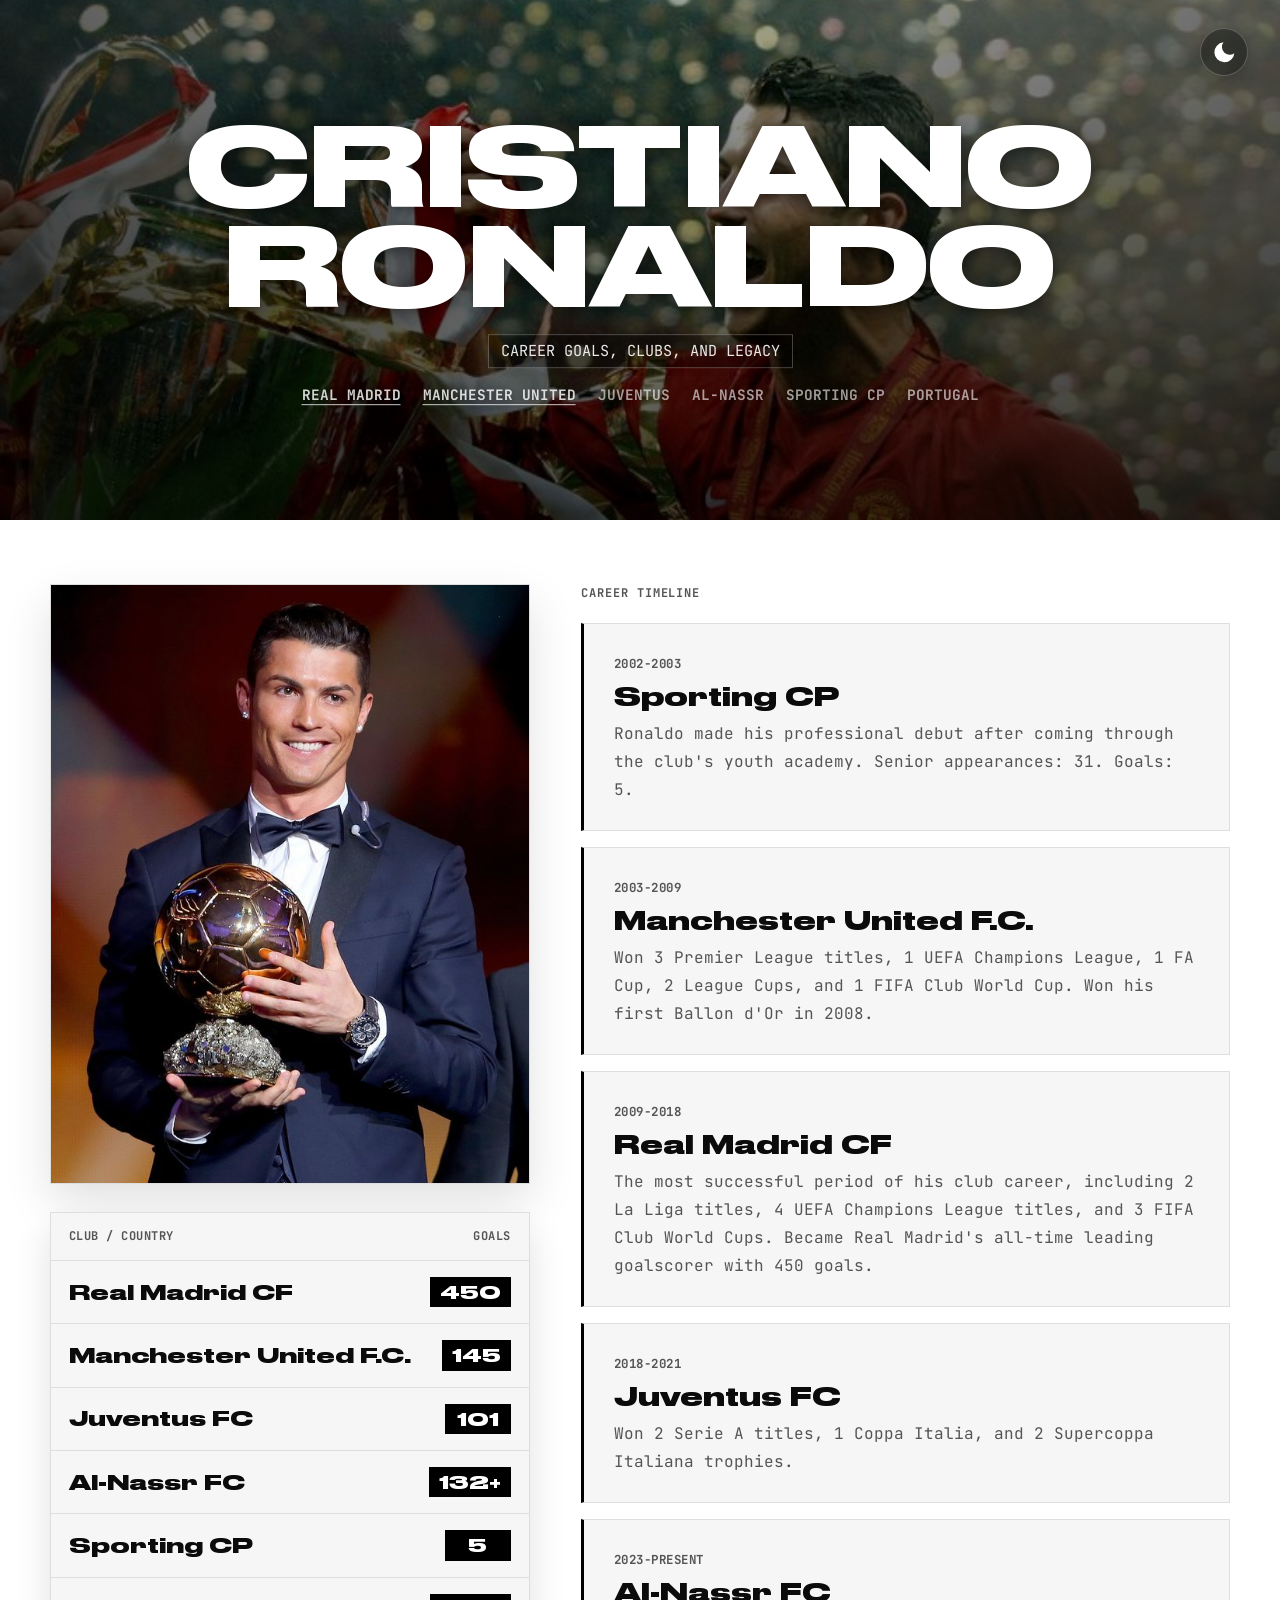
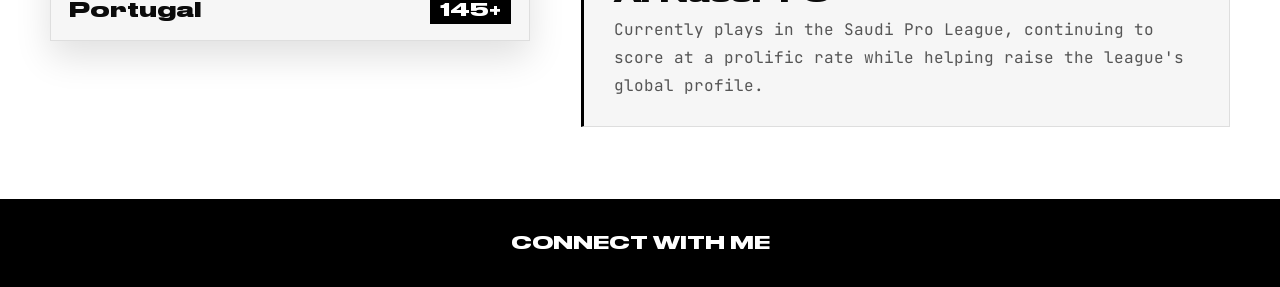
<file: index.html>
<!DOCTYPE html>
<html lang="en">
    <head>
        <meta charset="utf-8">
        <meta http-equiv="X-UA-Compatible" content="IE=edge">
        <title>Cristiano Ronaldo</title>
        <meta name="description" content="Cristiano Ronaldo career profile">
        <meta name="viewport" content="width=device-width, initial-scale=1, viewport-fit=cover">
        <link rel="stylesheet" href="style.css">
        <link rel="preconnect" href="https://fonts.googleapis.com">
        <link rel="preconnect" href="https://fonts.gstatic.com" crossorigin>
        <link href="https://fonts.googleapis.com/css2?family=JetBrains+Mono:ital,wght@0,100..800;1,100..800&display=swap" rel="stylesheet">
    </head>
    <body>
       <header class="hero">
        <div class="banner-container">
            <img src="public/rare pic.jpg" alt="Cristiano Ronaldo">
            <button class="theme-toggle" id="themeToggle" aria-label="Toggle dark mode">
                <svg class="sun-icon" viewBox="0 0 24 24" fill="none" stroke="currentColor" stroke-width="2">
                    <circle cx="12" cy="12" r="5"></circle>
                    <line x1="12" y1="1" x2="12" y2="3"></line>
                    <line x1="12" y1="21" x2="12" y2="23"></line>
                    <line x1="4.22" y1="4.22" x2="5.64" y2="5.64"></line>
                    <line x1="18.36" y1="18.36" x2="19.78" y2="19.78"></line>
                    <line x1="1" y1="12" x2="3" y2="12"></line>
                    <line x1="21" y1="12" x2="23" y2="12"></line>
                    <line x1="4.22" y1="19.78" x2="5.64" y2="18.36"></line>
                    <line x1="18.36" y1="5.64" x2="19.78" y2="4.22"></line>
                </svg>
                <svg class="moon-icon" viewBox="0 0 24 24" fill="currentColor">
                    <path d="M21 12.79A9 9 0 1 1 11.21 3 7 7 0 0 0 21 12.79z"></path>
                </svg>
            </button>
        </div>

        <div class="title-container">
            <h1>Cristiano Ronaldo</h1>
            <p>Career goals, clubs, and legacy</p>
            <div class="hero-teams" aria-label="Cristiano Ronaldo clubs and country">
                <a href="real-madrid.html">Real Madrid</a>
                <a href="manchester-united.html">Manchester United</a>
                <span>Juventus</span>
                <span>Al-Nassr</span>
                <span>Sporting CP</span>
                <span>Portugal</span>
            </div>
        </div>
       </header>

        <main class="section-container">
       <section class="information">
        <img src="public/cr7.jpg" alt="Cristiano Ronaldo portrait">

        <div class="abouthim">
            <div class="stats-heading">
                <span>Club / Country</span>
                <span>Goals</span>
            </div>
            <div class="stat-row">
                <h3>Real Madrid CF</h3>
                <span class="goals">450</span>
            </div>
            <div class="stat-row">
                <h3>Manchester United F.C.</h3>
                <span class="goals">145</span>
            </div>
            <div class="stat-row">
                <h3>Juventus FC</h3>
                <span class="goals">101</span>
            </div>
            <div class="stat-row">
                <h3>Al-Nassr FC</h3>
                <span class="goals">132+</span>
            </div>
            <div class="stat-row">
                <h3>Sporting CP</h3>
                <span class="goals">5</span>
            </div>
            <div class="stat-row">
                <h3>Portugal</h3>
                <span class="goals">145+</span>
            </div>
        </div>
        </section>

       <section class="menu">
            <p class="menu-heading">Career timeline</p>

            <article class="career-item">
                <span class="years">2002-2003</span>
                <h2>Sporting CP</h2>
                <p>Ronaldo made his professional debut after coming through the club's youth academy. Senior appearances: 31. Goals: 5.</p>
            </article>

            <article class="career-item">
                <span class="years">2003-2009</span>
                <h2>Manchester United F.C.</h2>
                <p>Won 3 Premier League titles, 1 UEFA Champions League, 1 FA Cup, 2 League Cups, and 1 FIFA Club World Cup. Won his first Ballon d'Or in 2008.</p>
            </article>

            <article class="career-item">
                <span class="years">2009-2018</span>
                <h2>Real Madrid CF</h2>
                <p>The most successful period of his club career, including 2 La Liga titles, 4 UEFA Champions League titles, and 3 FIFA Club World Cups. Became Real Madrid's all-time leading goalscorer with 450 goals.</p>
            </article>

            <article class="career-item">
                <span class="years">2018-2021</span>
                <h2>Juventus FC</h2>
                <p>Won 2 Serie A titles, 1 Coppa Italia, and 2 Supercoppa Italiana trophies.</p>
            </article>

            <article class="career-item">
                <span class="years">2023-Present</span>
                <h2>Al-Nassr FC</h2>
                <p>Currently plays in the Saudi Pro League, continuing to score at a prolific rate while helping raise the league's global profile.</p>
            </article>
       </section>
        </main>

        <footer class="site-footer">
            <a href="https://sarthik-linktree.netlify.app/" target="_blank" rel="noopener noreferrer">connect with me</a>
        </footer>

        <script src="script.js"></script>
   </body>
</html>
</file>
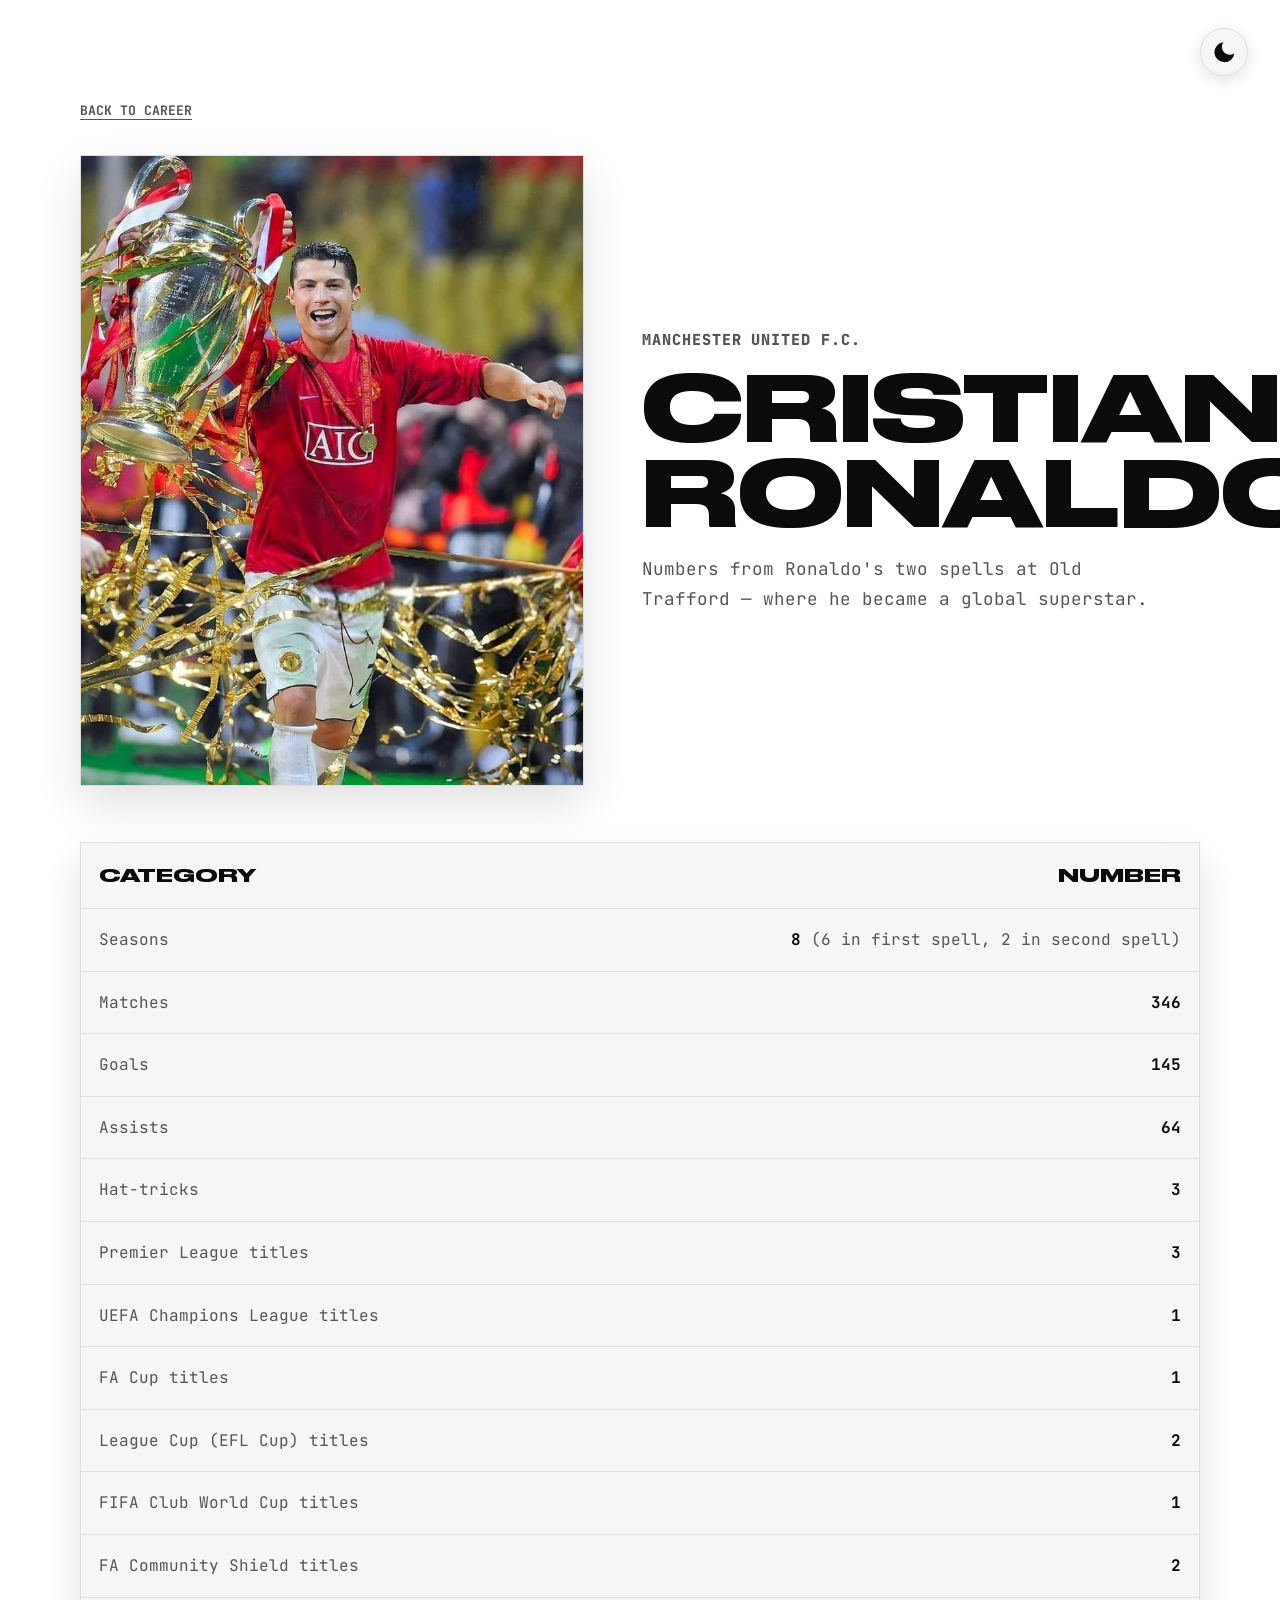
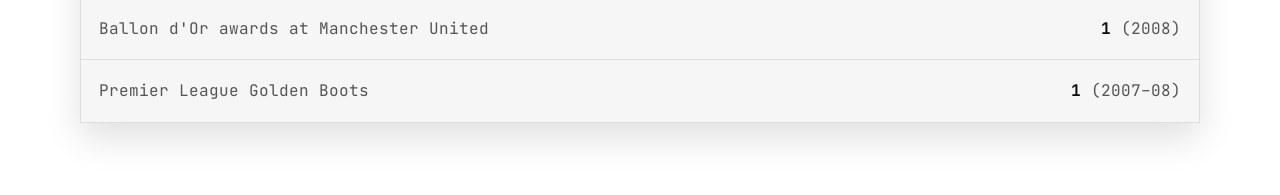
<file: manchester-united.html>
<!DOCTYPE html>
<html lang="en">
    <head>
        <meta charset="utf-8">
        <meta http-equiv="X-UA-Compatible" content="IE=edge">
        <title>Cristiano Ronaldo at Manchester United</title>
        <meta name="description" content="Cristiano Ronaldo Manchester United career statistics">
        <meta name="viewport" content="width=device-width, initial-scale=1, viewport-fit=cover">
        <link rel="stylesheet" href="real-madrid.css">
        <link rel="preconnect" href="https://fonts.googleapis.com">
        <link rel="preconnect" href="https://fonts.gstatic.com" crossorigin>
        <link href="https://fonts.googleapis.com/css2?family=JetBrains+Mono:ital,wght@0,100..800;1,100..800&display=swap" rel="stylesheet">
    </head>
    <body>
        <button class="theme-toggle" id="themeToggle" aria-label="Toggle dark mode">
            <svg class="sun-icon" viewBox="0 0 24 24" fill="none" stroke="currentColor" stroke-width="2">
                <circle cx="12" cy="12" r="5"></circle>
                <line x1="12" y1="1" x2="12" y2="3"></line>
                <line x1="12" y1="21" x2="12" y2="23"></line>
                <line x1="4.22" y1="4.22" x2="5.64" y2="5.64"></line>
                <line x1="18.36" y1="18.36" x2="19.78" y2="19.78"></line>
                <line x1="1" y1="12" x2="3" y2="12"></line>
                <line x1="21" y1="12" x2="23" y2="12"></line>
                <line x1="4.22" y1="19.78" x2="5.64" y2="18.36"></line>
                <line x1="18.36" y1="5.64" x2="19.78" y2="4.22"></line>
            </svg>
            <svg class="moon-icon" viewBox="0 0 24 24" fill="currentColor">
                <path d="M21 12.79A9 9 0 1 1 11.21 3 7 7 0 0 0 21 12.79z"></path>
            </svg>
        </button>

        <main class="club-page">
            <a class="back-link" href="index.html">Back to career</a>

            <section class="club-hero">
                <img src="public/manu.jpg" alt="Cristiano Ronaldo at Manchester United">

                <div class="club-summary">
                    <span class="club-kicker">Manchester United F.C.</span>
                    <h1>Cristiano Ronaldo</h1>
                    <p>Numbers from Ronaldo's two spells at Old Trafford — where he became a global superstar.</p>
                </div>
            </section>

            <section class="stats-table-section" aria-label="Cristiano Ronaldo Manchester United statistics">
                <table class="stats-table">
                    <thead>
                        <tr>
                            <th>Category</th>
                            <th>Number</th>
                        </tr>
                    </thead>
                    <tbody>
                        <tr>
                            <td>Seasons</td>
                            <td><strong>8</strong> (6 in first spell, 2 in second spell)</td>
                        </tr>
                        <tr>
                            <td>Matches</td>
                            <td><strong>346</strong></td>
                        </tr>
                        <tr>
                            <td>Goals</td>
                            <td><strong>145</strong></td>
                        </tr>
                        <tr>
                            <td>Assists</td>
                            <td><strong>64</strong></td>
                        </tr>
                        <tr>
                            <td>Hat-tricks</td>
                            <td><strong>3</strong></td>
                        </tr>
                        <tr>
                            <td>Premier League titles</td>
                            <td><strong>3</strong></td>
                        </tr>
                        <tr>
                            <td>UEFA Champions League titles</td>
                            <td><strong>1</strong></td>
                        </tr>
                        <tr>
                            <td>FA Cup titles</td>
                            <td><strong>1</strong></td>
                        </tr>
                        <tr>
                            <td>League Cup (EFL Cup) titles</td>
                            <td><strong>2</strong></td>
                        </tr>
                        <tr>
                            <td>FIFA Club World Cup titles</td>
                            <td><strong>1</strong></td>
                        </tr>
                        <tr>
                            <td>FA Community Shield titles</td>
                            <td><strong>2</strong></td>
                        </tr>
                        <tr>
                            <td>Ballon d'Or awards at Manchester United</td>
                            <td><strong>1</strong> (2008)</td>
                        </tr>
                        <tr>
                            <td>Premier League Golden Boots</td>
                            <td><strong>1</strong> (2007–08)</td>
                        </tr>
                    </tbody>
                </table>
            </section>
        </main>

        <script src="script.js"></script>
   </body>
</html>
</file>
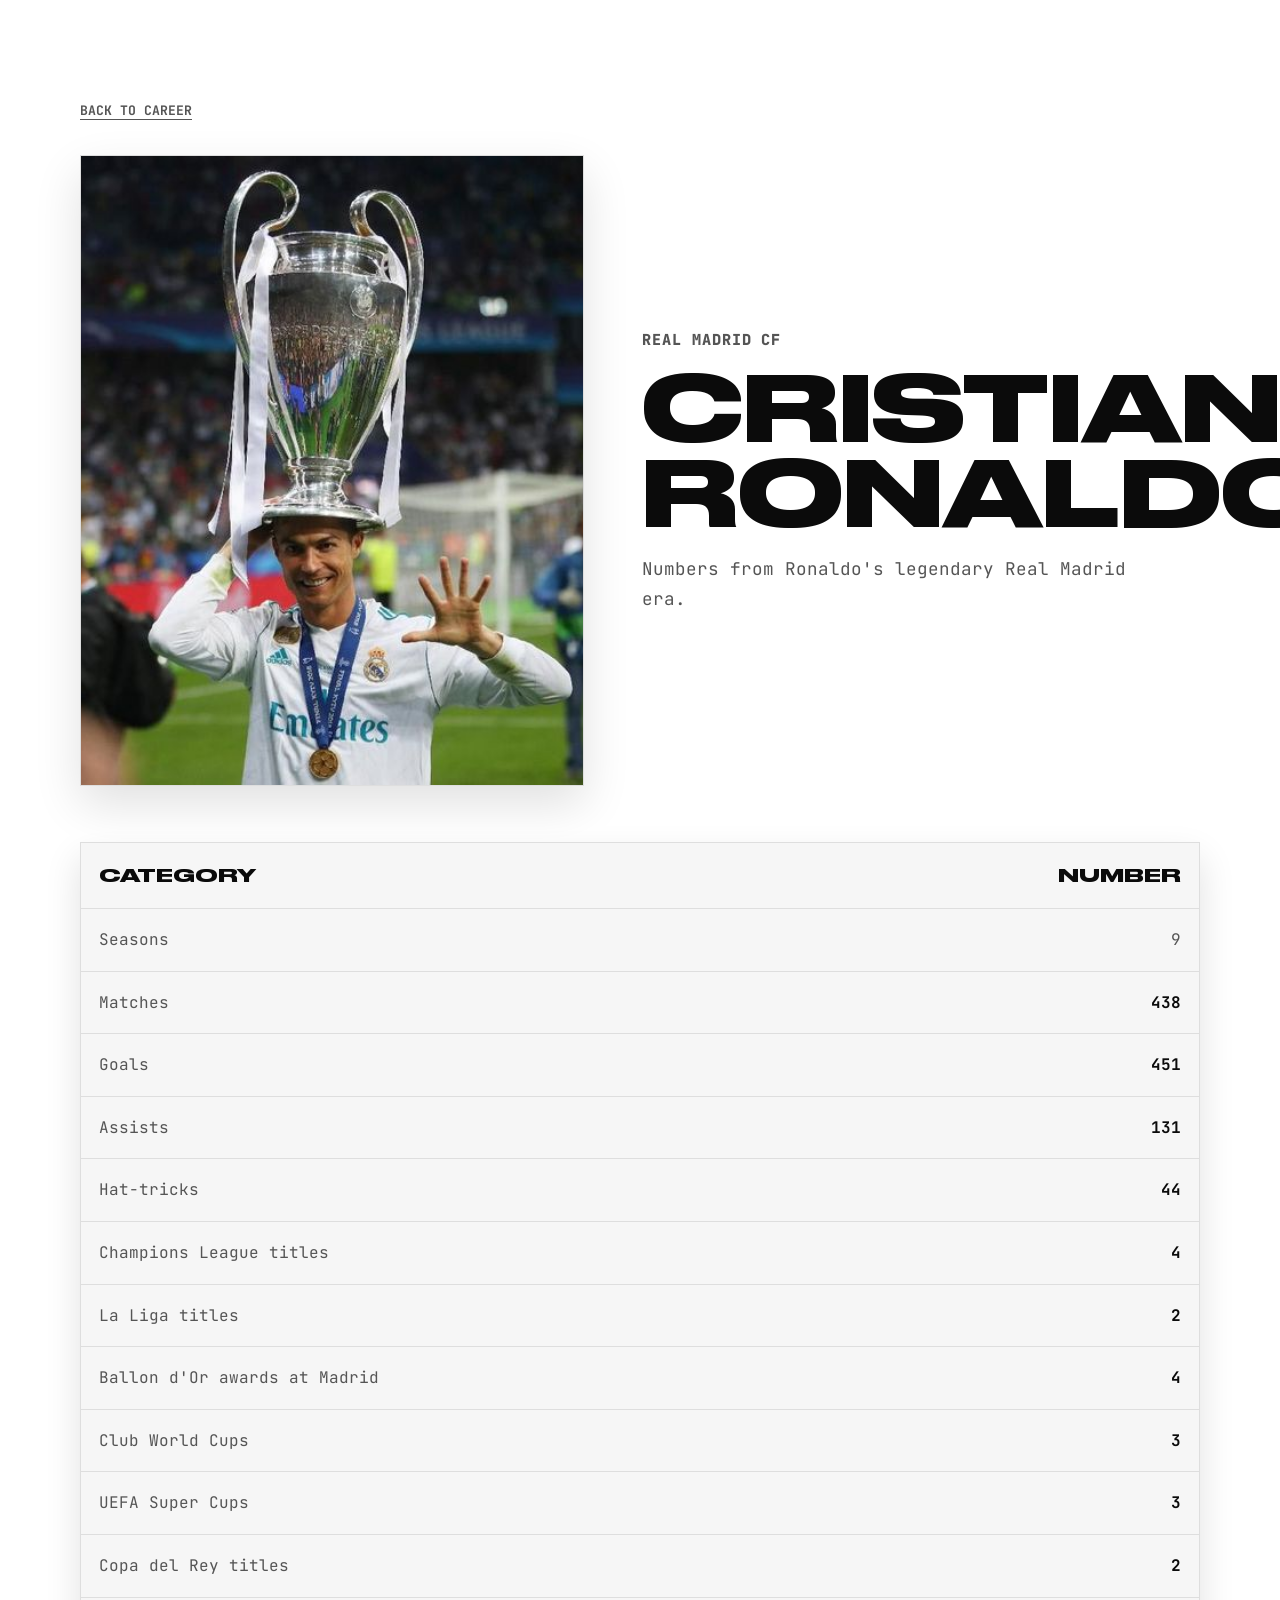
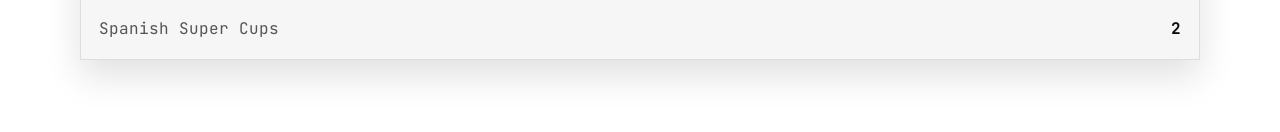
<file: real-madrid.html>
<!DOCTYPE html>
<html lang="en">
    <head>
        <meta charset="utf-8">
        <meta http-equiv="X-UA-Compatible" content="IE=edge">
        <title>Cristiano Ronaldo at Real Madrid</title>
        <meta name="description" content="Cristiano Ronaldo Real Madrid career statistics">
        <meta name="viewport" content="width=device-width, initial-scale=1">
        <link rel="stylesheet" href="real-madrid.css">
        <link rel="preconnect" href="https://fonts.googleapis.com">
        <link rel="preconnect" href="https://fonts.gstatic.com" crossorigin>
        <link href="https://fonts.googleapis.com/css2?family=JetBrains+Mono:ital,wght@0,100..800;1,100..800&display=swap" rel="stylesheet">
    </head>
    <body>
        <main class="club-page">
            <a class="back-link" href="index.html">Back to career</a>

            <section class="club-hero">
                <img src="public/suiiiiiiiiiiiiii.jpg" alt="Cristiano Ronaldo at Real Madrid">

                <div class="club-summary">
                    <span class="club-kicker">Real Madrid CF</span>
                    <h1>Cristiano Ronaldo</h1>
                    <p>Numbers from Ronaldo's legendary Real Madrid era.</p>
                </div>
            </section>

            <section class="stats-table-section" aria-label="Cristiano Ronaldo Real Madrid statistics">
                <table class="stats-table">
                    <thead>
                        <tr>
                            <th>Category</th>
                            <th>Number</th>
                        </tr>
                    </thead>
                    <tbody>
                        <tr>
                            <td>Seasons</td>
                            <td>9</td>
                        </tr>
                        <tr>
                            <td>Matches</td>
                            <td><strong>438</strong></td>
                        </tr>
                        <tr>
                            <td>Goals</td>
                            <td><strong>451</strong></td>
                        </tr>
                        <tr>
                            <td>Assists</td>
                            <td><strong>131</strong></td>
                        </tr>
                        <tr>
                            <td>Hat-tricks</td>
                            <td><strong>44</strong></td>
                        </tr>
                        <tr>
                            <td>Champions League titles</td>
                            <td><strong>4</strong></td>
                        </tr>
                        <tr>
                            <td>La Liga titles</td>
                            <td><strong>2</strong></td>
                        </tr>
                        <tr>
                            <td>Ballon d'Or awards at Madrid</td>
                            <td><strong>4</strong></td>
                        </tr>
                        <tr>
                            <td>Club World Cups</td>
                            <td><strong>3</strong></td>
                        </tr>
                        <tr>
                            <td>UEFA Super Cups</td>
                            <td><strong>3</strong></td>
                        </tr>
                        <tr>
                            <td>Copa del Rey titles</td>
                            <td><strong>2</strong></td>
                        </tr>
                        <tr>
                            <td>Spanish Super Cups</td>
                            <td><strong>2</strong></td>
                        </tr>
                    </tbody>
                </table>
            </section>
        </main>

        <script src="script.js"></script>
   </body>
</html>
</file>
<file: style.css>
@import url("base.css");

/* ── Hero banner ── */
.hero {
    width: 100%;
    min-height: clamp(260px, 42vw, 520px);
    position: relative;
    isolation: isolate;
    overflow: hidden;
    background-color: var(--banner-bg);
}

.banner-container {
    position: absolute;
    inset: 0;
    overflow: hidden;
}

.banner-container::after {
    content: "";
    position: absolute;
    inset: 0;
    background:
        linear-gradient(180deg, rgba(0, 0, 0, 0.25), rgba(0, 0, 0, 0.68)),
        linear-gradient(90deg, rgba(0, 0, 0, 0.55), rgba(0, 0, 0, 0.08), rgba(0, 0, 0, 0.45));
}

.banner-container img {
    width: 100%;
    height: 100%;
    display: block;
    object-fit: cover;
    object-position: center 24%;
    filter: saturate(0.9) contrast(1.05);
}

.hero .theme-toggle {
    border-color: rgba(255, 255, 255, 0.22);
    background: rgba(0, 0, 0, 0.38);
    color: #fff;
    box-shadow: 0 4px 16px rgba(0, 0, 0, 0.25);
}

.hero .theme-toggle:hover {
    background-color: rgba(0, 0, 0, 0.6);
    border-color: rgba(255, 255, 255, 0.45);
}

/* ── Hero title overlay ── */
.title-container {
    position: absolute;
    left: 50%;
    top: 50%;
    width: min(920px, calc(100% - var(--page-gutter)));
    transform: translate(-50%, -50%);
    z-index: 5;
    color: var(--banner-text);
    text-align: center;
    text-shadow: 0 3px 18px rgba(0, 0, 0, 0.55);
}

.title-container h1 {
    margin: 0;
    font-family: "MyCustomFont";
    font-size: clamp(2.1rem, 9vw, 6.8rem);
    font-weight: bolder;
    line-height: 0.92;
    letter-spacing: 0;
    text-transform: uppercase;
}

.title-container p {
    width: fit-content;
    max-width: 100%;
    margin: clamp(12px, 2vw, 18px) auto 0;
    padding: 7px 12px;
    border: 1px solid rgba(255, 255, 255, 0.25);
    background: rgba(0, 0, 0, 0.32);
    color: rgba(255, 255, 255, 0.9);
    font-size: clamp(0.72rem, 1.8vw, 0.95rem);
    line-height: 1.2;
    text-transform: uppercase;
    letter-spacing: 0;
}

.hero-teams {
    display: flex;
    justify-content: center;
    align-items: center;
    flex-wrap: wrap;
    gap: 8px clamp(12px, 2vw, 22px);
    margin-top: clamp(12px, 2vw, 18px);
}

.hero-teams span,
.hero-teams a {
    color: rgba(255, 255, 255, 0.82);
    font-size: clamp(0.68rem, 1.7vw, 0.9rem);
    font-weight: 700;
    line-height: 1.2;
    text-transform: uppercase;
    text-shadow: 0 2px 10px rgba(0, 0, 0, 0.5);
    transition: color 0.25s ease, opacity 0.25s ease;
}

.hero-teams span {
    opacity: 0.72;
    cursor: default;
}

.hero-teams a {
    text-decoration: underline;
    text-decoration-thickness: 1px;
    text-underline-offset: 4px;
    cursor: pointer;
}

.hero-teams a:hover {
    color: #fff;
    opacity: 1;
    text-decoration: none;
}

/* ── Main content grid ── */
.section-container {
    width: min(1180px, calc(100% - var(--page-gutter)));
    margin: 0 auto;
    padding: clamp(28px, 5vw, 64px) 0 clamp(36px, 6vw, 72px);
    display: grid;
    grid-template-columns: minmax(280px, 0.85fr) minmax(0, 1.15fr);
    gap: clamp(24px, 4vw, 54px);
    align-items: start;
    animation: fadeInUp 0.65s 0.15s ease both;
}

section {
    min-width: 0;
}

/* ── Sticky info panel ── */
.information {
    position: sticky;
    top: 24px;
    display: flex;
    flex-direction: column;
    gap: clamp(18px, 3vw, 28px);
}

.information img {
    display: block;
    width: 100%;
    max-width: 100%;
    aspect-ratio: 4 / 5;
    object-fit: cover;
    object-position: center top;
    border: 1px solid var(--border-color);
    box-shadow: 0 18px 44px var(--shadow-color);
}

/* ── Goals stats card ── */
.abouthim {
    width: 100%;
    border: 1px solid var(--border-color);
    background-color: var(--bg-secondary);
    box-shadow: 0 16px 34px var(--shadow-color);
    transition: background-color 0.3s ease, border-color 0.3s ease;
}

.stats-heading,
.stat-row {
    display: grid;
    grid-template-columns: minmax(0, 1fr) auto;
    align-items: center;
    gap: 18px;
}

.stats-heading {
    padding: 14px 18px;
    border-bottom: 1px solid var(--border-color);
    color: var(--text-secondary);
    font-size: 0.75rem;
    font-weight: 700;
    text-transform: uppercase;
    letter-spacing: 0.04em;
}

.stats-heading span:last-child {
    text-align: right;
}

.stat-row {
    padding: 16px 18px;
    border-bottom: 1px solid var(--border-color);
}

.stat-row:last-child {
    border-bottom: none;
}

.stat-row h3 {
    margin: 0;
    color: var(--text-primary);
    font-family: "MyCustomFont";
    font-size: clamp(0.9rem, 2.1vw, 1.25rem);
    font-weight: bolder;
    line-height: 1.15;
}

.goals {
    min-width: 66px;
    padding: 6px 10px;
    background-color: var(--banner-bg);
    color: var(--banner-text);
    font-family: "MyCustomFont";
    font-size: clamp(0.92rem, 2vw, 1.15rem);
    line-height: 1;
    text-align: center;
    justify-self: end;
}

/* ── Career timeline ── */
.menu {
    display: flex;
    flex-direction: column;
    gap: 16px;
}

.menu-heading {
    margin: 0 0 4px;
    color: var(--text-secondary);
    font-size: 0.75rem;
    font-weight: 700;
    text-transform: uppercase;
    letter-spacing: 0.08em;
}

.career-item {
    position: relative;
    padding: clamp(18px, 3vw, 26px);
    padding-left: clamp(22px, 3vw, 30px);
    border: 1px solid var(--border-color);
    border-left: 3px solid var(--banner-bg);
    background-color: var(--bg-secondary);
    transition: background-color 0.3s ease, border-color 0.3s ease, transform 0.3s ease, box-shadow 0.3s ease;
}

.career-item:hover {
    transform: translateY(-2px);
    box-shadow: 0 12px 28px var(--shadow-color);
}

.years {
    display: inline-block;
    margin-bottom: 10px;
    color: var(--text-secondary);
    font-size: 0.78rem;
    font-weight: 700;
    text-transform: uppercase;
    letter-spacing: 0.04em;
}

.career-item h2 {
    margin: 0 0 10px;
    color: var(--text-primary);
    font-family: "MyCustomFont";
    font-size: clamp(1.1rem, 3vw, 1.55rem);
    line-height: 1.05;
}

.career-item p {
    margin: 0;
    max-width: 68ch;
    color: var(--text-secondary);
    font-size: clamp(0.9rem, 1.6vw, 1rem);
    line-height: 1.75;
}

/* ── Site footer ── */
.site-footer {
    display: flex;
    justify-content: center;
    align-items: center;
    background-color: var(--banner-bg);
    width: 100%;
    padding: clamp(16px, 3vw, 22px);
    padding-bottom: max(clamp(16px, 3vw, 22px), env(safe-area-inset-bottom));
    font-family: "MyCustomFont";
    font-size: clamp(0.9rem, 2vw, 1.1rem);
    font-weight: bolder;
    text-transform: uppercase;
    transition: background-color 0.3s ease;
}

.site-footer:hover {
    background-color: var(--banner-hover);
}

.site-footer a {
    color: var(--banner-text);
    text-decoration: none;
    padding: 8px 12px;
}

/* ── Touch devices: skip hover lift ── */
@media (hover: none) {
    .career-item:hover {
        transform: none;
        box-shadow: none;
    }
}

/* ── Large desktop ── */
@media (min-width: 1400px) {
    .section-container {
        width: min(1240px, calc(100% - 48px));
    }

    .title-container {
        width: min(980px, calc(100% - 48px));
    }
}

/* ── Laptop / small desktop ── */
@media (max-width: 1200px) {
    .section-container {
        width: min(1080px, calc(100% - var(--page-gutter)));
        gap: clamp(20px, 3vw, 40px);
    }
}

/* ── Tablet landscape ── */
@media (max-width: 1024px) {
    .hero {
        min-height: clamp(240px, 48vw, 460px);
    }

    .section-container {
        grid-template-columns: minmax(240px, 0.9fr) minmax(0, 1.1fr);
    }

    .information {
        top: 20px;
    }
}

/* ── Tablet portrait ── */
@media (max-width: 900px) {
    .hero {
        min-height: clamp(240px, 58vw, 420px);
    }

    .section-container {
        grid-template-columns: 1fr;
        width: min(720px, calc(100% - var(--page-gutter)));
        padding-bottom: clamp(28px, 5vw, 48px);
    }

    .information {
        position: static;
        display: grid;
        grid-template-columns: minmax(0, 1fr) minmax(0, 1fr);
        gap: clamp(16px, 3vw, 24px);
        align-items: start;
    }

    .information img {
        aspect-ratio: 3 / 4;
        max-height: none;
    }
}

/* ── Large phone / small tablet ── */
@media (max-width: 768px) {
    .title-container h1 {
        font-size: clamp(2rem, 10vw, 4.5rem);
    }

    .information {
        grid-template-columns: 1fr;
    }

    .information img {
        aspect-ratio: 16 / 10;
        max-height: 380px;
    }
}

/* ── Mobile ── */
@media (max-width: 560px) {
    .hero {
        min-height: clamp(260px, 72vw, 360px);
    }

    .banner-container img {
        object-position: center top;
    }

    .title-container {
        width: calc(100% - 24px);
        top: 52%;
    }

    .title-container h1 {
        font-size: clamp(1.85rem, 11vw, 3.2rem);
        line-height: 0.95;
    }

    .title-container p {
        font-size: 0.68rem;
        padding: 6px 10px;
    }

    .hero-teams {
        gap: 6px 10px;
        margin-top: 10px;
    }

    .hero-teams span,
    .hero-teams a {
        font-size: 0.6rem;
    }

    .section-container {
        width: calc(100% - var(--page-gutter));
        max-width: 520px;
        padding: 20px 0 28px;
        gap: 20px;
    }

    .information img {
        aspect-ratio: 1 / 1;
        max-height: none;
    }

    .stats-heading,
    .stat-row {
        gap: 10px;
    }

    .stats-heading,
    .stat-row,
    .career-item {
        padding: 14px;
    }

    .career-item {
        padding-left: 16px;
    }

    .stat-row h3 {
        font-size: clamp(0.82rem, 3.8vw, 1rem);
    }

    .goals {
        min-width: 52px;
        padding: 5px 8px;
        font-size: 0.88rem;
    }

    .career-item h2 {
        font-size: clamp(1rem, 5vw, 1.35rem);
    }

    .career-item p {
        font-size: 0.88rem;
        line-height: 1.65;
    }
}

/* ── Small mobile ── */
@media (max-width: 380px) {
    .hero {
        min-height: 240px;
    }

    .title-container h1 {
        font-size: clamp(1.55rem, 10.5vw, 2.4rem);
    }

    .hero-teams span,
    .hero-teams a {
        font-size: 0.55rem;
    }

    .stat-row h3,
    .career-item h2 {
        overflow-wrap: anywhere;
    }

    .stats-heading {
        font-size: 0.68rem;
    }
}

/* ── Very small screens ── */
@media (max-width: 320px) {
    .section-container {
        width: calc(100% - 20px);
    }

    .title-container {
        width: calc(100% - 16px);
    }

    .goals {
        min-width: 46px;
        font-size: 0.82rem;
    }
}

/* ── Phone landscape ── */
@media (max-height: 500px) and (orientation: landscape) {
    .hero {
        min-height: 100vh;
        min-height: 100svh;
        max-height: 420px;
    }

    .title-container {
        top: 54%;
    }

    .title-container h1 {
        font-size: clamp(1.6rem, 8vh, 3rem);
    }

    .title-container p,
    .hero-teams {
        display: none;
    }

    .section-container {
        padding-top: 20px;
    }
}
</file>
<file: real-madrid.css>
@import url("base.css");

/* ── Club page layout ── */
.club-page {
    width: min(1120px, calc(100% - var(--page-gutter)));
    margin: 0 auto;
    padding: clamp(72px, 10vw, 96px) 0 clamp(48px, 8vw, 72px);
    animation: fadeInUp 0.6s ease both;
}

.back-link {
    display: inline-block;
    margin-bottom: clamp(18px, 3vw, 30px);
    color: var(--text-secondary);
    font-size: 0.82rem;
    font-weight: 700;
    text-transform: uppercase;
    text-decoration: underline;
    text-underline-offset: 4px;
    transition: color 0.25s ease;
    padding: 4px 0;
}

.back-link:hover {
    color: var(--text-primary);
}

/* ── Club hero section ── */
.club-hero {
    display: grid;
    grid-template-columns: minmax(280px, 0.95fr) minmax(0, 1.05fr);
    gap: clamp(24px, 5vw, 58px);
    align-items: center;
}

.club-hero img {
    width: 100%;
    max-width: 100%;
    aspect-ratio: 4 / 5;
    display: block;
    object-fit: cover;
    object-position: center top;
    border: 1px solid var(--border-color);
    box-shadow: 0 18px 44px var(--shadow-color);
}

.club-kicker {
    display: inline-block;
    margin-bottom: 14px;
    color: var(--text-secondary);
    font-size: clamp(0.78rem, 1.5vw, 0.95rem);
    font-weight: 800;
    text-transform: uppercase;
    letter-spacing: 0.06em;
}

.club-summary h1 {
    margin: 0;
    color: var(--text-primary);
    font-family: "MyCustomFont";
    font-size: clamp(2.2rem, 7vw, 5.6rem);
    line-height: 0.95;
    text-transform: uppercase;
}

.club-summary p {
    max-width: 48ch;
    margin: 18px 0 0;
    color: var(--text-secondary);
    font-size: clamp(0.95rem, 1.8vw, 1.1rem);
    line-height: 1.7;
}

/* ── Stats table ── */
.stats-table-section {
    margin-top: clamp(28px, 5vw, 56px);
    overflow-x: auto;
    -webkit-overflow-scrolling: touch;
    border: 1px solid var(--border-color);
    background-color: var(--bg-secondary);
    box-shadow: 0 16px 34px var(--shadow-color);
    animation: fadeInUp 0.6s 0.2s ease both;
}

.stats-table {
    width: 100%;
    border-collapse: collapse;
    min-width: 480px;
}

.stats-table th,
.stats-table td {
    padding: clamp(13px, 2vw, 18px);
    border-bottom: 1px solid var(--border-color);
    text-align: left;
}

.stats-table th {
    color: var(--text-primary);
    font-family: "MyCustomFont";
    font-size: clamp(0.92rem, 2vw, 1.15rem);
    text-transform: uppercase;
}

.stats-table td {
    color: var(--text-secondary);
    font-size: clamp(0.9rem, 1.7vw, 1rem);
}

.stats-table th:last-child,
.stats-table td:last-child {
    text-align: right;
}

.stats-table tbody tr:last-child td {
    border-bottom: none;
}

.stats-table tbody tr:hover {
    background-color: var(--bg-tertiary);
}

.stats-table strong {
    color: var(--text-primary);
}

@media (hover: none) {
    .stats-table tbody tr:hover {
        background-color: transparent;
    }
}

/* ── Large desktop ── */
@media (min-width: 1400px) {
    .club-page {
        width: min(1200px, calc(100% - 48px));
    }
}

/* ── Tablet landscape ── */
@media (max-width: 1024px) {
    .club-page {
        width: min(960px, calc(100% - var(--page-gutter)));
    }

    .club-hero {
        grid-template-columns: minmax(240px, 0.9fr) minmax(0, 1.1fr);
        gap: clamp(20px, 4vw, 40px);
    }
}

/* ── Tablet portrait ── */
@media (max-width: 760px) {
    .club-page {
        width: calc(100% - var(--page-gutter));
        max-width: 640px;
        padding-top: clamp(64px, 14vw, 80px);
        padding-bottom: max(clamp(40px, 8vw, 64px), env(safe-area-inset-bottom));
    }

    .club-hero {
        grid-template-columns: 1fr;
        gap: clamp(20px, 4vw, 32px);
    }

    .club-hero img {
        aspect-ratio: 16 / 11;
        max-height: 380px;
    }

    .club-summary h1 {
        font-size: clamp(2rem, 10vw, 4rem);
    }
}

/* ── Mobile ── */
@media (max-width: 560px) {
    .club-page {
        max-width: 520px;
        padding-top: clamp(60px, 16vw, 72px);
    }

    .back-link {
        font-size: 0.75rem;
        margin-bottom: 16px;
    }

    .club-hero img {
        aspect-ratio: 4 / 3;
        max-height: none;
    }

    .club-summary p {
        font-size: 0.9rem;
    }

    .stats-table-section {
        margin-top: 24px;
    }

    .stats-table {
        min-width: 0;
    }

    .stats-table thead {
        display: none;
    }

    .stats-table tbody tr {
        display: block;
        padding: 12px 14px;
        border-bottom: 1px solid var(--border-color);
    }

    .stats-table tbody tr:last-child {
        border-bottom: none;
    }

    .stats-table td {
        display: flex;
        justify-content: space-between;
        align-items: center;
        gap: 16px;
        padding: 6px 0;
        border-bottom: none;
        text-align: left;
    }

    .stats-table td:first-child {
        color: var(--text-primary);
        font-weight: 700;
        font-size: 0.82rem;
        text-transform: uppercase;
    }

    .stats-table td:last-child {
        text-align: right;
        flex-shrink: 0;
        font-size: 0.9rem;
    }
}

/* ── Small mobile ── */
@media (max-width: 380px) {
    .club-summary h1 {
        font-size: clamp(1.75rem, 11vw, 2.6rem);
        overflow-wrap: anywhere;
    }

    .stats-table td {
        font-size: 0.85rem;
    }
}

/* ── Very small screens ── */
@media (max-width: 320px) {
    .club-page {
        width: calc(100% - 20px);
    }
}

/* ── Phone landscape ── */
@media (max-height: 500px) and (orientation: landscape) {
    .club-page {
        padding-top: 56px;
    }

    .club-hero {
        grid-template-columns: minmax(180px, 0.8fr) minmax(0, 1.2fr);
        gap: 20px;
    }

    .club-hero img {
        aspect-ratio: 1 / 1;
        max-height: 220px;
    }

    .club-summary h1 {
        font-size: clamp(1.6rem, 8vh, 2.8rem);
    }

    .club-summary p {
        margin-top: 10px;
        font-size: 0.85rem;
    }
}
</file>
